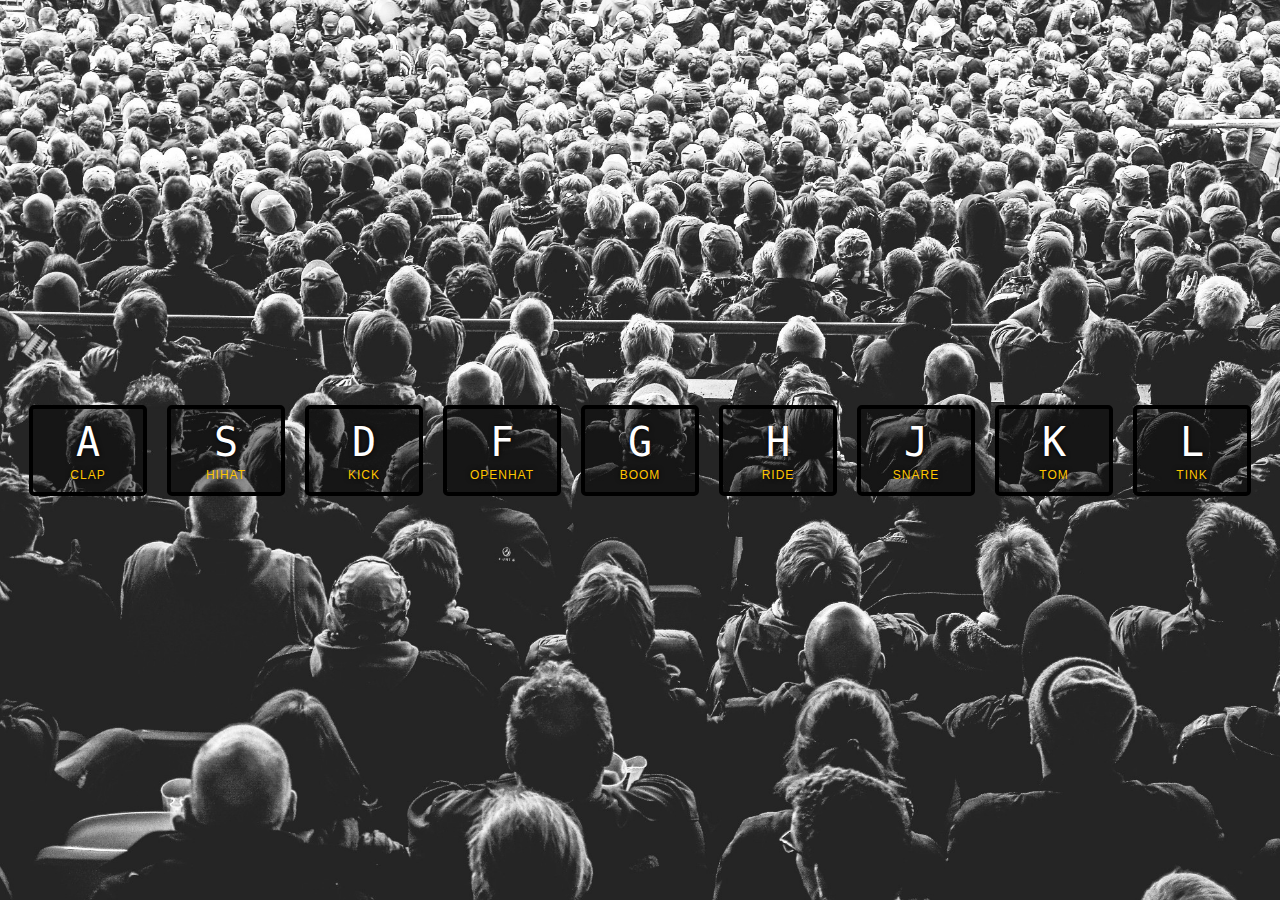
<file: 01 - JS Drum Kit/index.html>
<!DOCTYPE html>
<html lang="en">
  <head>
    <meta charset="UTF-8" />
    <title>JS Drum Kit</title>
    <link rel="stylesheet" href="style.css" />
  </head>
  <body>
    <div class="keys">
      <div data-key="65" class="key">
        <kbd>A</kbd>
        <span class="sound">clap</span>
      </div>
      <div data-key="83" class="key">
        <kbd>S</kbd>
        <span class="sound">hihat</span>
      </div>
      <div data-key="68" class="key">
        <kbd>D</kbd>
        <span class="sound">kick</span>
      </div>
      <div data-key="70" class="key">
        <kbd>F</kbd>
        <span class="sound">openhat</span>
      </div>
      <div data-key="71" class="key">
        <kbd>G</kbd>
        <span class="sound">boom</span>
      </div>
      <div data-key="72" class="key">
        <kbd>H</kbd>
        <span class="sound">ride</span>
      </div>
      <div data-key="74" class="key">
        <kbd>J</kbd>
        <span class="sound">snare</span>
      </div>
      <div data-key="75" class="key">
        <kbd>K</kbd>
        <span class="sound">tom</span>
      </div>
      <div data-key="76" class="key">
        <kbd>L</kbd>
        <span class="sound">tink</span>
      </div>
    </div>

    <audio data-key="65" src="sounds/clap.wav"></audio>
    <audio data-key="83" src="sounds/hihat.wav"></audio>
    <audio data-key="68" src="sounds/kick.wav"></audio>
    <audio data-key="70" src="sounds/openhat.wav"></audio>
    <audio data-key="71" src="sounds/boom.wav"></audio>
    <audio data-key="72" src="sounds/ride.wav"></audio>
    <audio data-key="74" src="sounds/snare.wav"></audio>
    <audio data-key="75" src="sounds/tom.wav"></audio>
    <audio data-key="76" src="sounds/tink.wav"></audio>

    <script>
      window.addEventListener('keydown', (e) => {
        playSound(e.keyCode);
        playTransition(e.keyCode);
      });

      const keys = document.querySelectorAll('.key');
      keys.forEach((key) =>
        key.addEventListener('transitionend', removeTransition)
      );

      const playSound = (keyCode) => {
        const audio = document.querySelector(`audio[data-key="${keyCode}"]`);

        if (!audio) return;

        audio.currentTime = 0;
        audio.play();
      };

      const playTransition = (keyCode) => {
        const key = document.querySelector(`.key[data-key="${keyCode}"]`);

        if (!key) return;

        key.classList.add('playing');
      };

      function removeTransition(e) {
        if (e.propertyName !== 'transform') return;

        this.classList.remove('playing');
      }
    </script>
  </body>
</html>
</file>
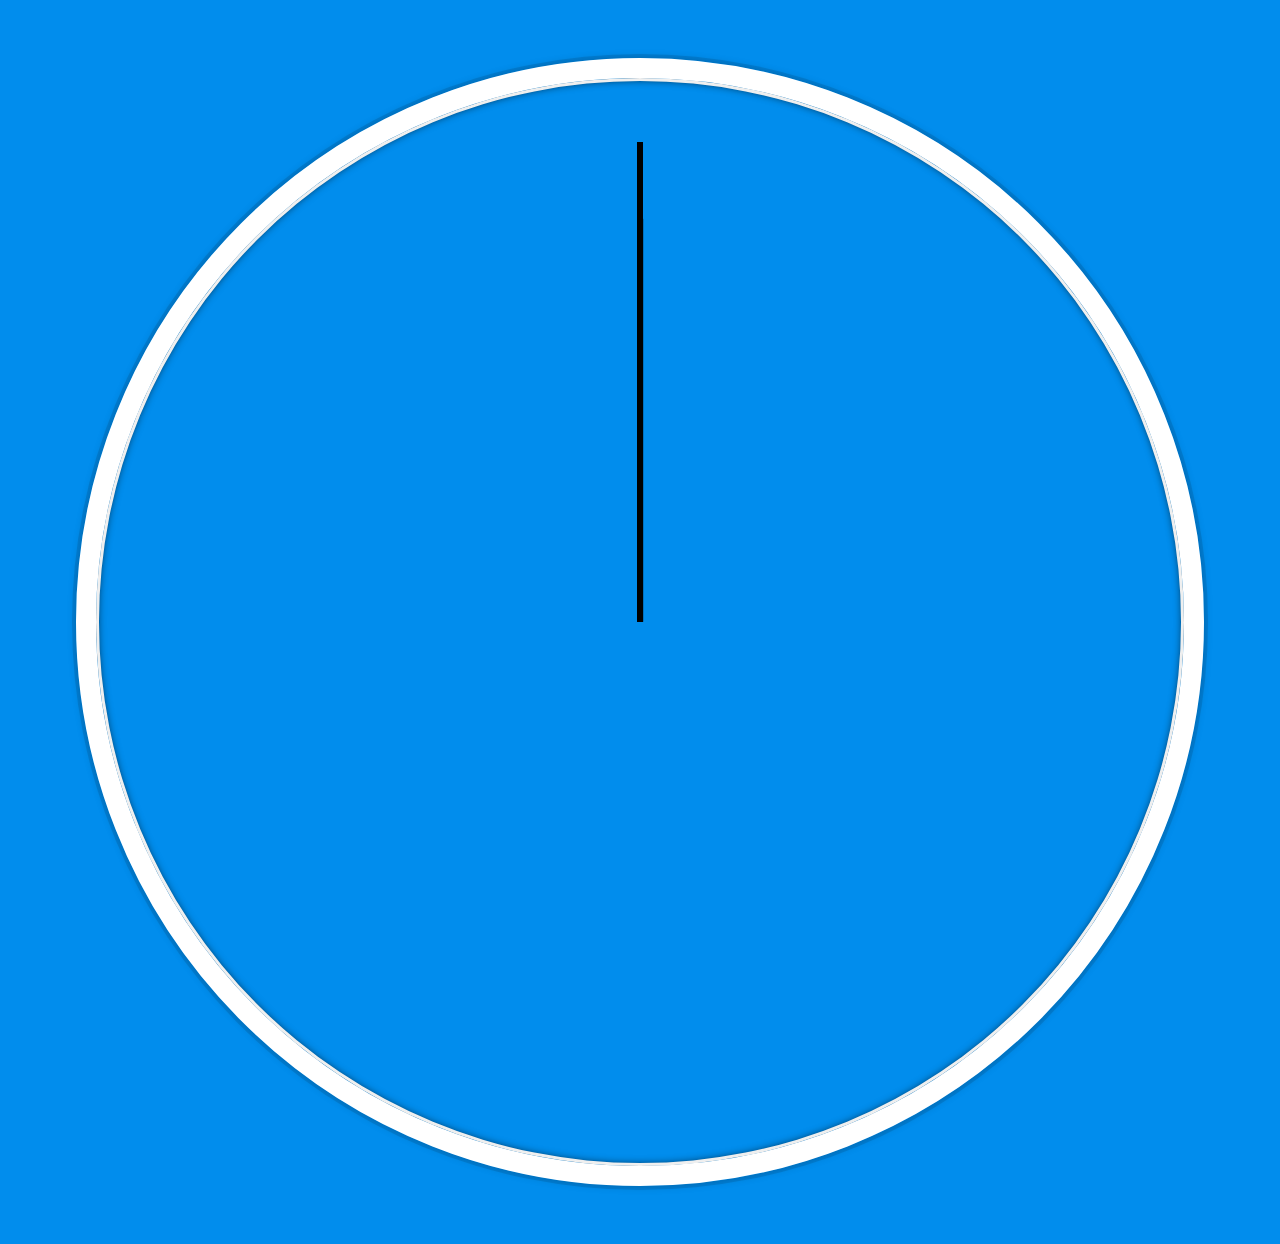
<file: 02 - CSS + JS Clock/index.html>
<!DOCTYPE html>
<html lang="en">
  <head>
    <meta charset="UTF-8" />
    <title>CSS + JS Clock</title>
    <link rel="stylesheet" href="style.css" />
  </head>
  <body>
    <div class="clock">
      <div class="clock-face">
        <div class="hand hour-hand"></div>
        <div class="hand min-hand"></div>
        <div class="hand second-hand"></div>
      </div>
    </div>
    <script>
      const startClock = () => {
        const hourHand = document.querySelector('.hour-hand');
        const minutesdHand = document.querySelector('.min-hand');
        const secondHand = document.querySelector('.second-hand');
        setInterval(() => {
          const date = new Date();
          const hour = date.getHours();
          const hourDegrees = ((hour / 12) * 360) + 90;
          hourHand.style.transform = `rotate(${hourDegrees}deg)`;

          const minutes = date.getMinutes();
          const minutesDegrees = ((minutes / 60) * 360) + 90;
          minutesdHand.style.transform = `rotate(${minutes}deg)`;

          const seconds = date.getSeconds();
          const secondsDegrees = ((seconds / 60) * 360) + 90;
          console.log(seconds);
          if (seconds === 0) {
            secondHand.style.transition = 'none';
          } else {
            secondHand.style.transition = 'all 0.05s';
          }
          secondHand.style.transform = `rotate(${secondsDegrees}deg)`;
        }, 1000);
      };

      startClock();
    </script>
  </body>
</html>
</file>
<file: 01 - JS Drum Kit/style.css>
html {
  font-size: 10px;
  background: url('./background.jpg') bottom center;
  background-size: cover;
}

body,
html {
  margin: 0;
  padding: 0;
  font-family: sans-serif;
}

.keys {
  display: flex;
  flex: 1;
  min-height: 100vh;
  align-items: center;
  justify-content: center;
}

.key {
  border: 0.4rem solid black;
  border-radius: 0.5rem;
  margin: 1rem;
  font-size: 1.5rem;
  padding: 1rem 0.5rem;
  transition: all 0.07s ease;
  width: 10rem;
  text-align: center;
  color: white;
  background: rgba(0, 0, 0, 0.4);
  text-shadow: 0 0 0.5rem black;
}

.playing {
  transform: scale(1.1);
  border-color: #ffc600;
  box-shadow: 0 0 10px #ffc600;
}

kbd {
  display: block;
  font-size: 40px;
}

.sound {
  font-size: 1.2rem;
  text-transform: uppercase;
  letter-spacing: 1px;
  color: #ffc600;
}
</file>
<file: 02 - CSS + JS Clock/style.css>
html {
  background: #018ded url(http://unsplash.it/1500/1000?image=881&blur=10);
  background-size: cover;
  font-family: 'Helvetica Neue';
  text-align: center;
  font-size: 10px;
}

body,
html {
  font-size: 2rem;
  display: flex;
  flex: 1;
  min-height: 100vh;
  align-items: center;
}

.clock {
  width: 30rem;
  height: 30rem;
  border: 20px solid white;
  border-radius: 50%;
  margin: 50px auto;
  position: relative;
  padding: 2rem;
  box-shadow: 0 0 0 4px rgba(0, 0, 0, 0.1), inset 0 0 0 3px #efefef,
    inset 0 0 10px black, 0 0 10px rgba(0, 0, 0, 0.2);
}

.clock-face {
  position: relative;
  width: 100%;
  height: 100%;
  transform: translateY(-3px); /* account for the height of the clock hands */
}

.hand {
  position: absolute;
  width: 50%;
  height: 6px;
  background: black;
  top: 50%;
  transform-origin: 100%;
  transform: rotate(90deg);
  transition: all 0.05s;
  transition-timing-function: cubic-bezier(0.1, 2.7, 0.58, 1);
}

.hour-hand {
  width: 35%;
  left: 15%;
}

.min-hand {
  width: 42%;
  left: 8%;
}
</file>
